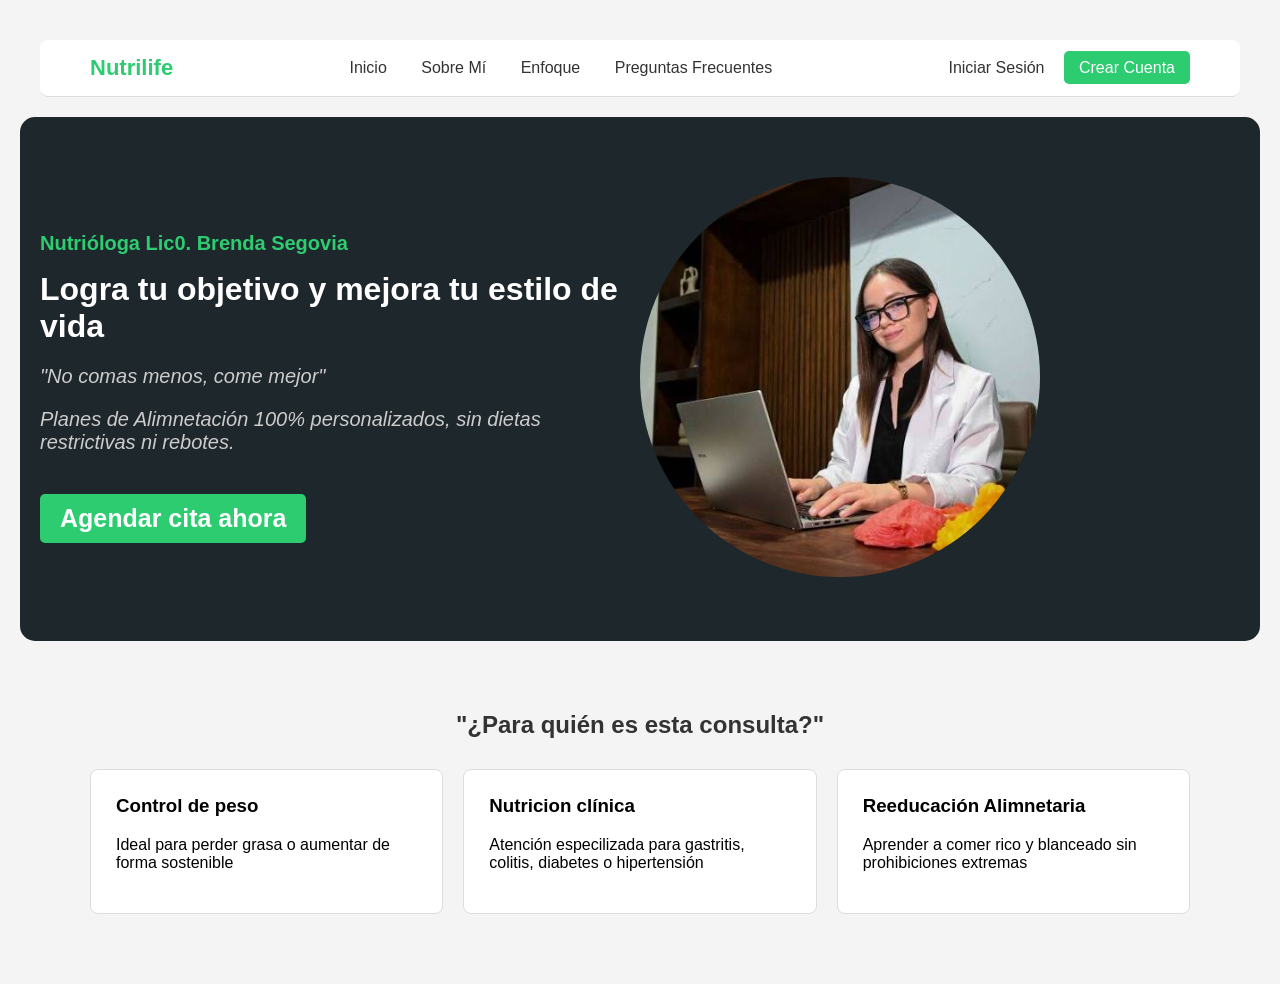
<file: index.html>
<!DOCTYPE html>
<html lang="en">
<head>
    <meta charset="UTF-8">
    <meta name="viewport" content="width=device-width, initial-scale=1.0">
    <title>NUTRILIFE-Lic. Brenda Segovia</title>
    <link rel="stylesheet" href="css/styles.css">
</head>
<body>
    <div id="navbar-placeholder"></div>

    <section class="hero">
        <div class="hero-texto">
        <h1>Nutrióloga Lic0. Brenda Segovia</h1>
        <h2>Logra tu objetivo y mejora tu estilo de vida</h2>
        <p>"No comas menos, come mejor"</p>
        <p>Planes de Alimnetación 100% personalizados, sin dietas restrictivas ni rebotes.</p>
        <a href="agendarCita.html" class="btn-agenda">Agendar cita ahora</a>
        </div>
<div class="hero-imagen">
    <img src="img/nutri.jpg" alt="Lic. Brenda Segovia">
</div>

    </section>

    <section class="seccion-columnas">
        <h2>"¿Para quién es esta consulta?"</h2>
        <div class="contenedor-flex">

            <div class="columna">
                <h3>Control de peso</h3>
                <p>Ideal para perder grasa o aumentar de forma sostenible </p>
            </div>

            <div class="columna">
                <h3>Nutricion clínica</h3>
                <p>Atención especilizada para gastritis, colitis, diabetes o hipertensión</p>
            </div>
            
            <div class="columna">
                <h3>Reeducación Alimnetaria</h3>
                <p>Aprender a comer rico y blanceado sin prohibiciones extremas</p>
            </div>
        </div>
    </section>

    <script src="js/script.js"></script>
</body>
</html>
</file>
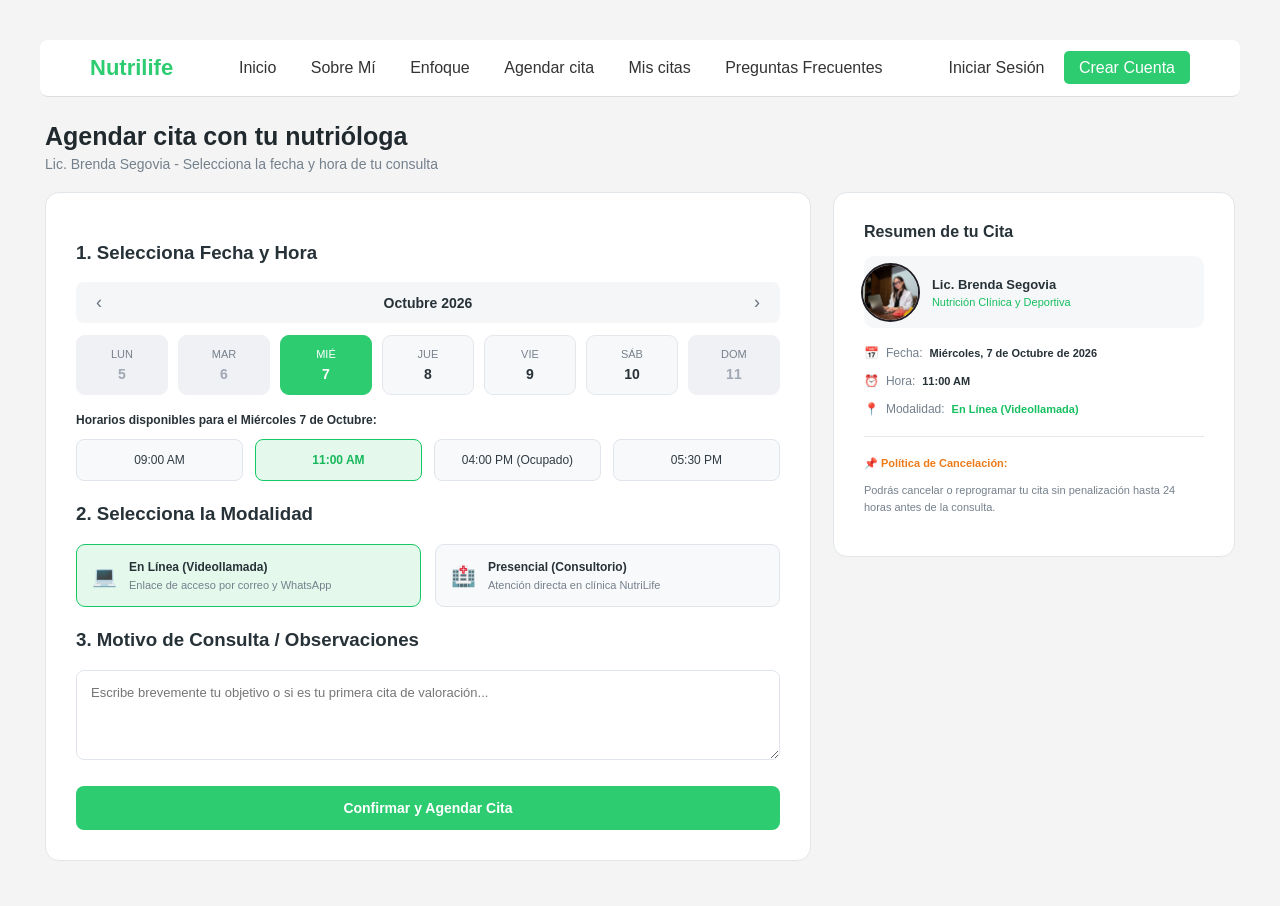
<file: agendarCita.html>
<!DOCTYPE html>
<html lang="en">
<head>
    <meta charset="UTF-8">
    <meta name="viewport" content="width=device-width, initial-scale=1.0">
    <title>Agendar cita</title>
    <link rel="stylesheet" href="css/styles.css">
</head>
<body>
    <!-- //ESTA ES LA BARRA DE NAVEGACIÓN -->
        <header class="navbar">
        <div class ="logo">Nutrilife </div>
        <nav>
            <a href="index.html">Inicio</a>
            <a href="#">Sobre Mí</a>
            <a href="#">Enfoque</a>
            <a href="#">Agendar cita</a>
            <a href="#">Mis citas</a>
            <a href="#">Preguntas Frecuentes</a>
        </nav>
        <div>
            <a href="#" class="btn-login">Iniciar Sesión</a>
            <a href="#"  class="btn-registro">Crear Cuenta</a>
        </div>
    </header>


<section class="contenedorCita">
    <p class="tituloCita">
        Agendar cita con tu nutrióloga
    </p>
    <p class="subtituloCita">
        Lic. Brenda Segovia - Selecciona la fecha y hora de tu consulta
    </p>
    <div class="contenidoCita">
        <!-- FORMULARIO DE LA IZQUIERDA -->
        <main class="form_Cita">
            <h3>1. Selecciona Fecha y Hora</h3>
            <div class="mesCalendario">
                <button type="button" class="flechaMes">&lsaquo;</button>
                <strong>Octubre 2026</strong>
                <button type="button" class="flechaMes">&rsaquo;</button>
            </div>
            <div class="diasCalendario">
                <button type="button" class="dia deshabilitado">
                    <span>LUN</span><strong>5</strong>
                </button>
                <button type="button" class="dia deshabilitado">
                    <span>MAR</span><strong>6</strong>
                </button>
                <button type="button" class="dia seleccionado">
                    <span>MIÉ</span><strong>7</strong>
                </button>
                <button type="button" class="dia">
                    <span>JUE</span><strong>8</strong>
                </button>
                <button type="button" class="dia">
                    <span>VIE</span><strong>9</strong>
                </button>
                <button type="button" class="dia">
                    <span>SÁB</span><strong>10</strong>
                </button>
                <button type="button" class="dia deshabilitado">
                    <span>DOM</span><strong>11</strong>
                </button>
            </div>
            <p class="etiquetaHorario">
                Horarios disponibles para el Miércoles 7 de Octubre:
            </p>
            <div class="horarios">
                <button type="button" class="hora">09:00 AM</button>
                <button type="button" class="hora seleccionado">
                    11:00 AM
                </button>
                <button type="button" class="hora deshabilitado">
                    04:00 PM (Ocupado)
                </button>
                <button type="button" class="hora">05:30 PM</button>
            </div>
            <h3>2. Selecciona la Modalidad</h3>
            <div class="modalidades">
                <button type="button" class="modalidad seleccionado">
                    <span class="iconoModalidad">💻</span>
                    <span>
                        <strong>En Línea (Videollamada)</strong>
                        <small>Enlace de acceso por correo y WhatsApp</small>
                    </span>
                </button>

                <button type="button" class="modalidad">
                    <span class="iconoModalidad">🏥</span>
                    <span>
                        <strong>Presencial (Consultorio)</strong>
                        <small>Atención directa en clínica NutriLife</small>
                    </span>
                </button>

            </div>

            <h3>3. Motivo de Consulta / Observaciones</h3>

            <textarea
                class="observaciones"
                placeholder="Escribe brevemente tu objetivo o si es tu primera cita de valoración..."
            ></textarea>

            <button type="button" class="btnConfirmar">
                Confirmar y Agendar Cita
            </button>

        </main>

        <!-- RESUMEN DE LA DERECHA -->
        <aside class="resumenCita">

            <h3>Resumen de tu Cita</h3>

            <div class="perfilNutriologa">
                <div class="avatarNutriologa">
                    <img src="img/nutri.jpg" alt="Lic. Brenda Segovia" class="avarNutri">
                </div>
                <div>
                    <strong>Lic. Brenda Segovia</strong>
                    <span>Nutrición Clínica y Deportiva</span>
                </div>
            </div>

            <div class="detalleCita">
                <p>📅 <span>Fecha:</span>
                    <strong>Miércoles, 7 de Octubre de 2026</strong>
                </p>

                <p>⏰ <span>Hora:</span>
                    <strong>11:00 AM</strong>
                </p>

                <p>📍 <span>Modalidad:</span>
                    <strong class="textoVerde">En Línea (Videollamada)</strong>
                </p>
            </div>

            <div class="politicaCancelacion">
                <strong>📌 Política de Cancelación:</strong>
                <p>
                    Podrás cancelar o reprogramar tu cita sin penalización
                    hasta 24 horas antes de la consulta.
                </p>
            </div>
        </aside>
    </div>
</section>
</body>
</html>
</file>
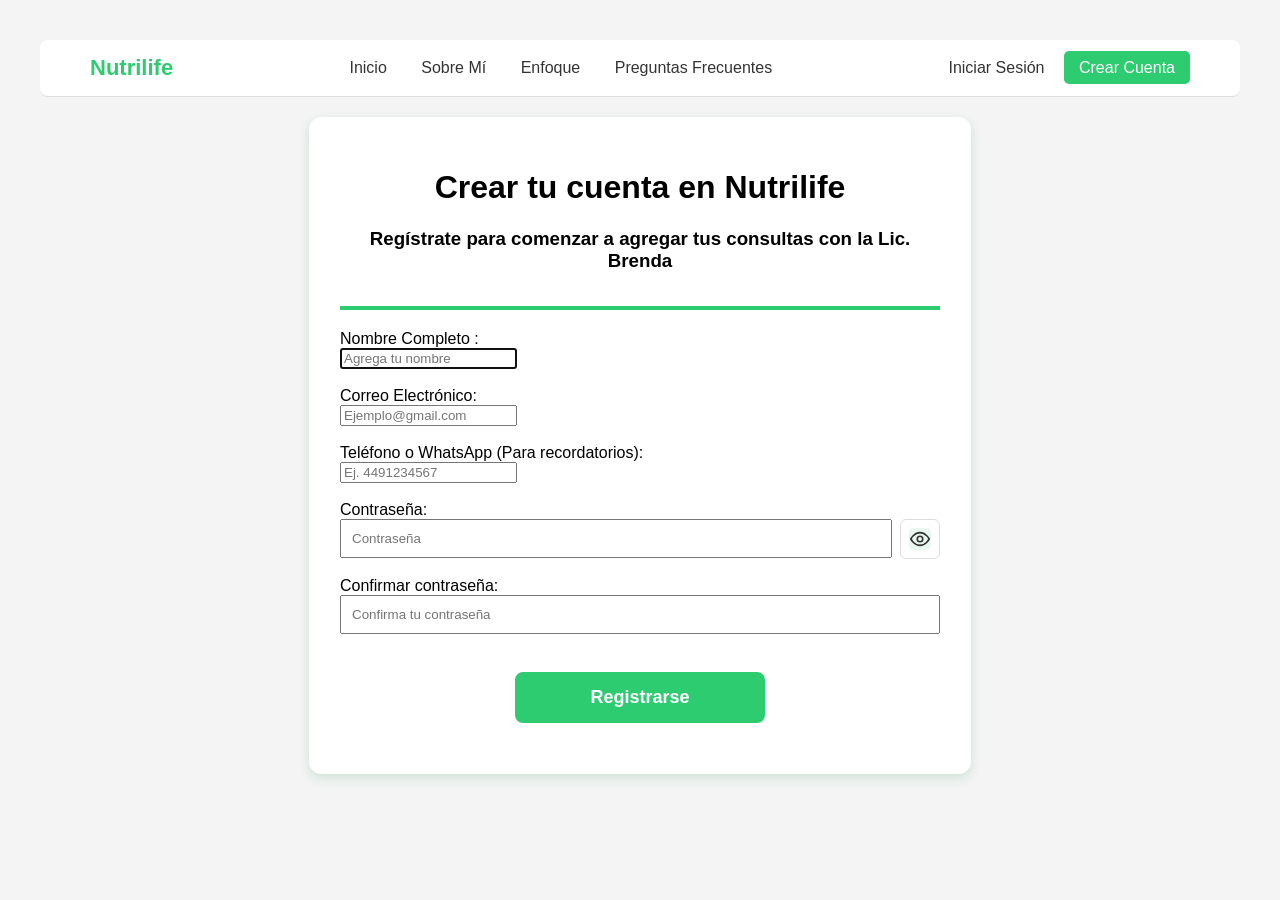
<file: crear_cuenta.html>
<!DOCTYPE html>
<html lang="en">
<head>
    <meta charset="UTF-8">
    <meta name="viewport" content="width=device-width, initial-scale=1.0">
    <title>Crear cuenta Nutrilife</title>
    <link rel="stylesheet" href="css/styles.css">
</head>
<body>
    <header class="navbar">
        <div class ="logo">Nutrilife </div>
        <nav>
            <a href="index.html">Inicio</a>
            <a href="#">Sobre Mí</a>
            <a href="#">Enfoque</a>
            <a href="#">Preguntas Frecuentes</a>
        </nav>
        <div>
            <a href="#" class="btn-login">Iniciar Sesión</a>
            <a href="#"  class="btn-registro">Crear Cuenta</a>
        </div>
    </header>

    <main class="form_CrearCuenta">
        <!-- ENCABEZADO -->
        <header class="encabezado">
            <h1>Crear tu cuenta en Nutrilife</h1>
            <h3>Regístrate para comenzar a agregar tus consultas con la Lic. Brenda</h3>
        </header>

        <!-- FORMULARIO PARA CREAR LA CUENTA -->
        <form action="" method="get">
            
            <!-- CAMPO NOMBRE COMPLETO -->
            <label for="Nombre">Nombre Completo :</label>
            <br>
            <input type="text" name="Nombre" id="Nombre" 
                placeholder="Agrega tu nombre" 
                required autofocus 
                oninput="this.value=this.value.replace(/[^a-zA-ZáéíóúÁÉÍÓÚüÜñÑ\s]/g, '').toUpperCase()"> 
                <!-- ↑↑↑ valida caracteres valios y convierte las letras de minuscula a mayuscula, respetando acentos -->
            <br>
            <br>
            
            <!-- CAMPO CORRERO ELECTRONICO -->
            <label for="Correo">Correo Electrónico:</label>
            <br>
            <input type="email" name="Correo" id="Correo" 
                placeholder="Ejemplo@gmail.com" 
                required>
            <br>
            <br>

            <!-- CAMPO TELEFONO -->
            <label for="telefono">Teléfono o WhatsApp (Para recordatorios):</label>
            <br>
            <input type="tel" id="telefono" name="telefono" 
                placeholder="Ej. 4491234567"
                minlength="-10" 
                maxlength="10"
                pattern="[0-9]{10}"
                required
                oninput="this.value=this.value.replace(/[^0-9]/g, '')">
            <!-- ↑↑↑↑ valida los caracteres que entran y los "elimina" si no coinciden con el rango establecido -->
            <br>
            <br>
            
            <!-- CAMPO CONTRASEÑA -->
            <label for="contrasena">Contraseña:</label>
            <br>
            <div class="campo-contrasena">
                <input type="password" id="contrasena"
                name="contrasena"
                placeholder="Contraseña">

            <button type="button" id="btnOjo"
                aria-label="Mostrar contraseñas">
                <svg id="iconoOjo" class="icono"
                    viewBox="0 0 24 24" aria-hidden="true">
                    <path id="dibujoOjo"
                    d="M2 12s3.6-7 10-7 10 7 10 7-3.6 7-10 7S2 12 2 12z"/>
                    <circle id="pupila" cx="12" cy="12" r="3"/>
                </svg>
            </button>
            </div>
            <br>

            <!-- CAMPO CONFIRMAR CONTRASEÑA -->
            <label for="confirmarContrasena">Confirmar contraseña:</label>
            <br>
            <div class="campo-confirmarContrasena">
                <input type="password" id="confirmarContrasena"
                name="confirmarContrasena"
                placeholder="Confirma tu contraseña">
            </div>
            <br>

            <!-- BOTON ENVIAR -->
            <button type="submit" class="botonRegistrarse"> Registrarse</button>

<script src="js/script.js"></script>
</body>
</html>
</file>
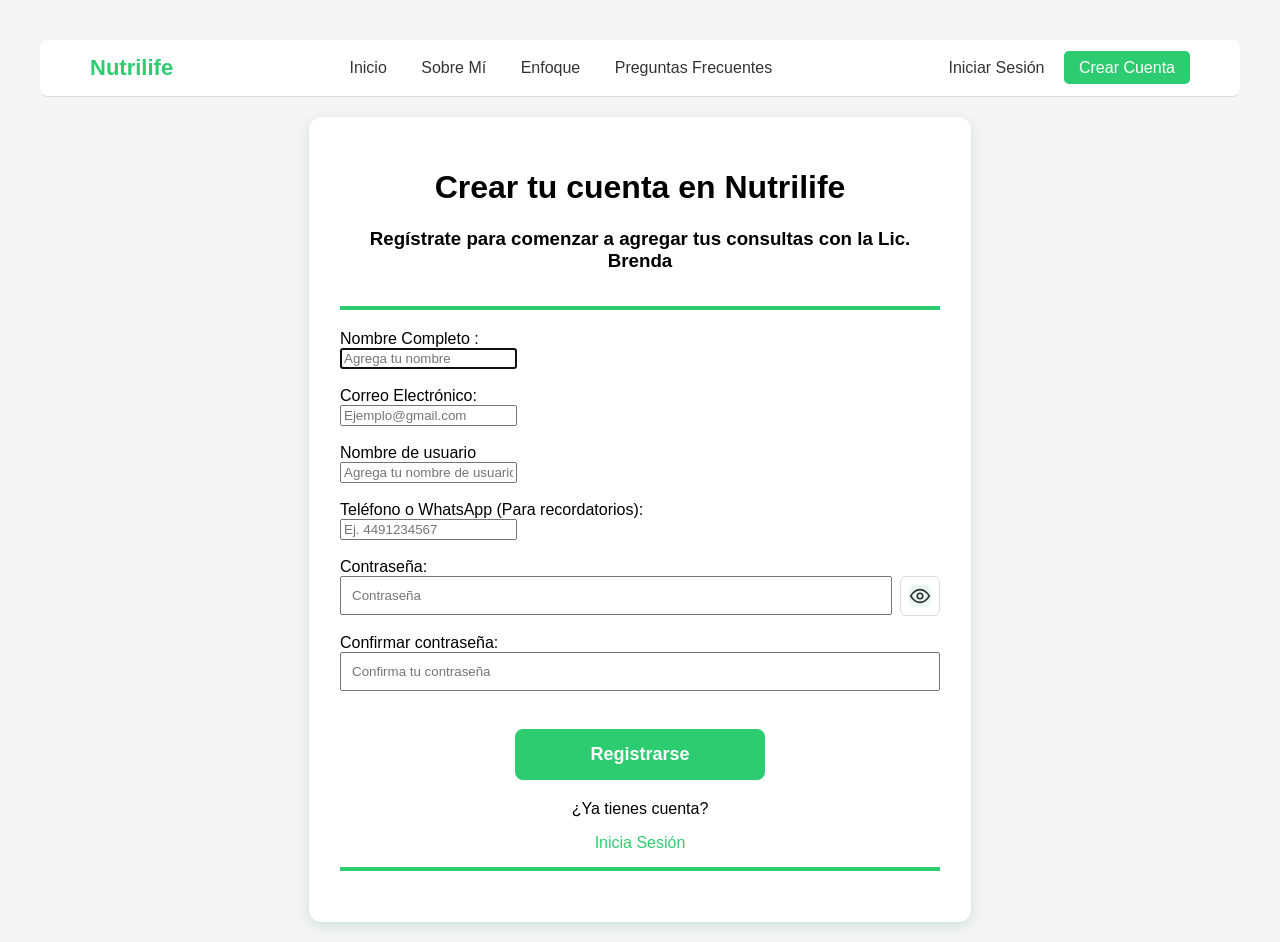
<file: crearCuenta.html>
<!DOCTYPE html>
<html lang="en">
<head>
    <meta charset="UTF-8">
    <meta name="viewport" content="width=device-width, initial-scale=1.0">
    <title>Crear cuenta Nutrilife</title>
    <link rel="stylesheet" href="css/styles.css">
</head>
<body>
    <!-- //ESTA ES LA BARRA DE NAVEGACIÓN -->

    <div id="navbar-placeholder"></div>

    <!-- SECCION PARA CREAR CUENTA -->
    <main class="form_CrearCuenta">
        <!-- ENCABEZADO -->
        <header class="encabezado">
            <h1>Crear tu cuenta en Nutrilife</h1>
            <h3>Regístrate para comenzar a agregar tus consultas con la Lic. Brenda</h3>
        </header>

        <!-- FORMULARIO PARA CREAR LA CUENTA -->
        <form action="" method="get">
            
            <!-- CAMPO NOMBRE COMPLETO -->
            <label for="Nombre">Nombre Completo :</label>
            <br>
            <input type="text" name="Nombre" id="Nombre" 
                placeholder="Agrega tu nombre" 
                required autofocus 
                oninput="this.value=this.value.replace(/[^a-zA-ZáéíóúÁÉÍÓÚüÜñÑ\s]/g, '').toUpperCase()"> 
                <!-- ↑↑↑ valida caracteres valios y convierte las letras de minuscula a mayuscula, respetando acentos -->
            <br>
            <br>
            
            <!-- CAMPO CORRERO ELECTRONICO -->
            <label for="Correo">Correo Electrónico:</label>
            <br>
            <input type="email" name="Correo" id="Correo" 
                placeholder="Ejemplo@gmail.com" 
                required>
            <br>
            <br>


            <!-- CAMPO NOMBRE DE USUARIO -->
            <label for="NombreUsuario">Nombre de usuario</label>
            <br>
            <input type="text" name="NombreUsuario" id="NombreUsuario"
            placeholder="Agrega tu nombre de usuario"
            required>
            <br>
            <br>

            
            <!-- CAMPO TELEFONO -->
            <label for="telefono">Teléfono o WhatsApp (Para recordatorios):</label>
            <br>
            <input type="tel" id="telefono" name="telefono" 
                placeholder="Ej. 4491234567"
                minlength="-10" 
                maxlength="10"
                pattern="[0-9]{10}"
                required
                oninput="this.value=this.value.replace(/[^0-9]/g, '')">
            <!-- ↑↑↑↑ valida los caracteres que entran y los "elimina" si no coinciden con el rango establecido -->
            <br>
            <br>
            
            <!-- CAMPO CONTRASEÑA -->
            <label for="contrasena">Contraseña:</label>
            <br>
            <div class="campo-contrasena">
                <input type="password" id="contrasena"
                name="contrasena"
                placeholder="Contraseña">

            <button type="button" id="btnOjo"
                aria-label="Mostrar contraseñas">
                <svg id="iconoOjo" class="icono"
                    viewBox="0 0 24 24" aria-hidden="true">
                    <path id="dibujoOjo"
                    d="M2 12s3.6-7 10-7 10 7 10 7-3.6 7-10 7S2 12 2 12z"/>
                    <circle id="pupila" cx="12" cy="12" r="3"/>
                </svg>
            </button>
            </div>
            <br>

            <!-- CAMPO CONFIRMAR CONTRASEÑA -->
            <label for="confirmarContrasena">Confirmar contraseña:</label>
            <br>
            <div class="campo-confirmarContrasena">
                <input type="password" id="confirmarContrasena"
                name="confirmarContrasena"
                placeholder="Confirma tu contraseña">
            </div>
            <br>

            <!-- BOTON ENVIAR -->
            <button type="submit" class="botonRegistrarse"> Registrarse</button>

            <div class="pregunta">
                <p>
                ¿Ya tienes cuenta? 
                </p>
                <a href="crearCuenta.html">Inicia Sesión</a>
            </div>
<script src="js/script.js"></script>
</body>
</html>
</file>
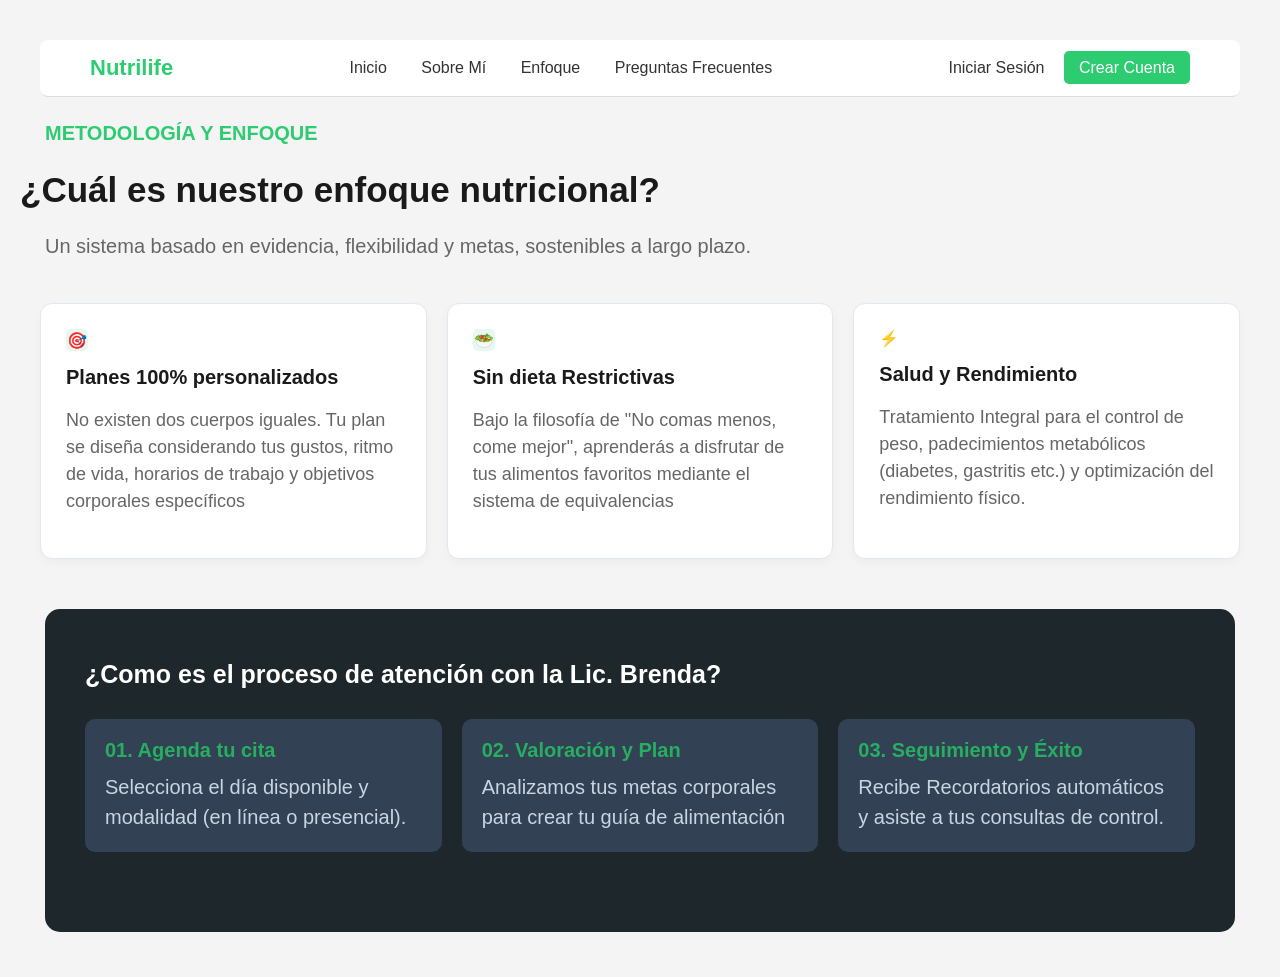
<file: EnfoqueNutricional.html>
<!DOCTYPE html>
<html lang="en">
<head>
    <meta charset="UTF-8">
    <meta name="viewport" content="width=device-width, initial-scale=1.0">
    <title>Enfoque Nutricional-Nutrilife</title>
    <link rel="stylesheet" href="css/styles.css">
</head>
<body>

    <div id="navbar-placeholder"></div>
    <section class="contenedor-enfoque">
        <p class="subtitulo-metodologia"> METODOLOGÍA Y ENFOQUE</p>
        <h1 class="titulo-principal">¿Cuál es nuestro enfoque nutricional?</h1>
        <p class="descripcion">Un sistema basado en evidencia, flexibilidad y metas, sostenibles a largo plazo.</p>

        <!-- TARJETAS DE CONTENIDO BLANCAS-->
        <table class="tabla-tarjetas">
            <tr>
                <td class="tarjeta-blanca">
                    <div class="icono icono-rojo">🎯</div>
                    <h3>Planes 100% personalizados</h3>
                    <p>No existen dos cuerpos iguales. Tu plan se diseña considerando tus gustos, ritmo de vida, horarios de trabajo y objetivos corporales específicos</p>
                </td>
                <td class="tarjeta-blanca">
                    <div class="icono icono-rojo">🥗</div>
                    <h3>Sin dieta Restrictivas</h3>
                    <p>Bajo la filosofía de "No comas menos, come mejor", aprenderás a disfrutar de tus alimentos favoritos mediante el sistema de equivalencias</p>
                </td>
                <td class="tarjeta-blanca">
                    <div class="icoco icono-rojo">⚡</div>
                    <h3>Salud y Rendimiento</h3>
                    <p>Tratamiento Integral para el control de peso, padecimientos metabólicos (diabetes, gastritis etc.) y optimización del rendimiento físico.</p>
                </td>
            </tr>
        </table>

        <!-- TARJETAS DE CONTENIDO NEGRAS -->
        <div class="banner-oscuro">
            <h2>¿Como es el proceso de atención con la Lic. Brenda?</h2>
            <table class="tabla-tarjetas">
            <tr>
                <td class="tarjeta-oscura">
                    <h3 class="paso paso-uno">01. Agenda tu cita</h3>
                    <p>Selecciona el día disponible y modalidad (en línea o presencial).</p>
                </td>

                <td class="tarjeta-oscura">
                    <h3 class="paso paso-dos">02. Valoración y Plan</h3>
                    <p>Analizamos tus metas corporales para crear tu guía de alimentación</p>
                </td>

                <td class="tarjeta-oscura">
                    <h3 class="paso paso-tres">03. Seguimiento y Éxito</h3>
                    <p>Recibe Recordatorios automáticos y asiste a tus consultas de control.</p>
                </td>
            </tr>
            </table>
        </div>
    </section>
    
    <script src="js/script.js"></script>
</body>
</html>
</file>
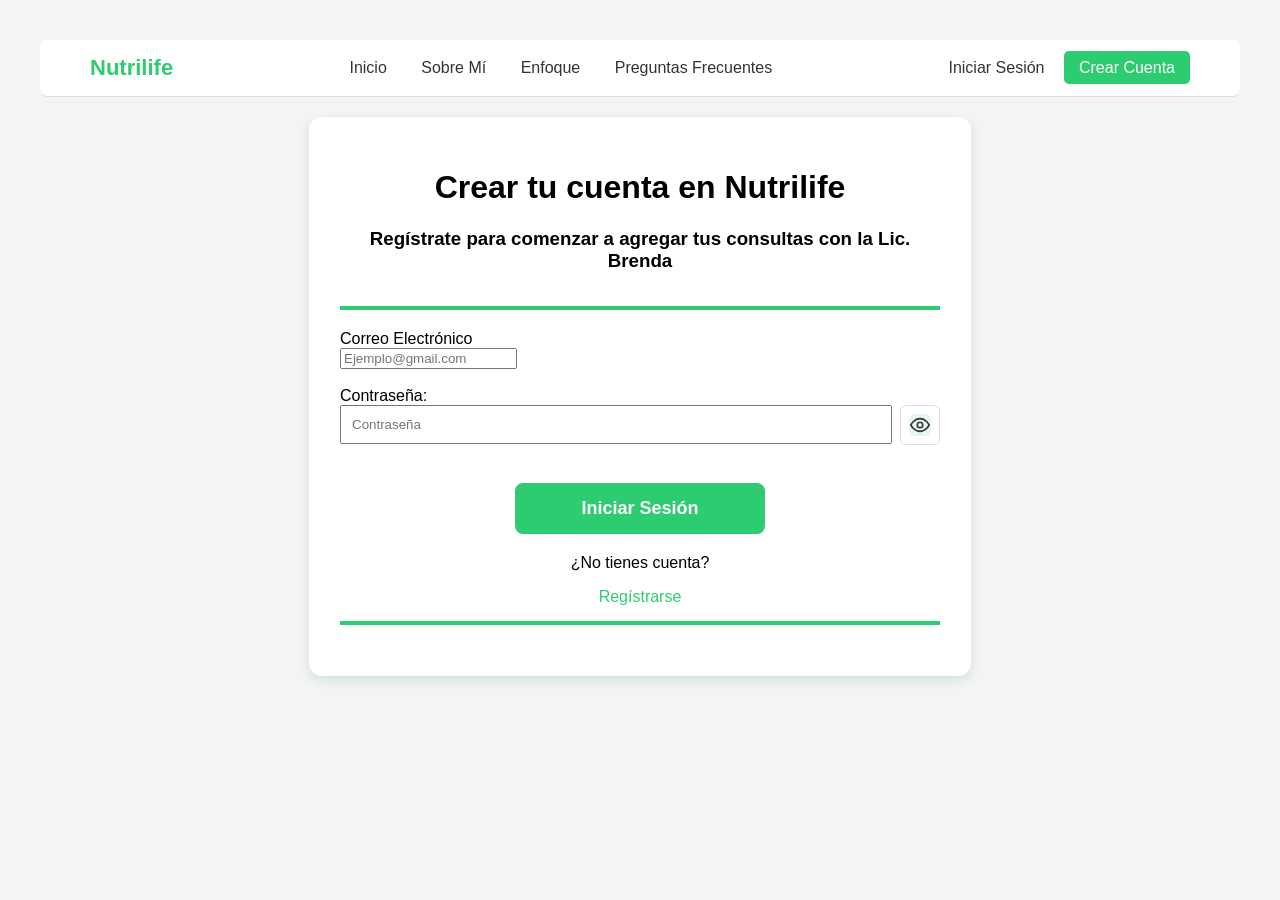
<file: iniciarSesion.html>
<!DOCTYPE html>
<html lang="en">
<head>
    <meta charset="UTF-8">
    <meta name="viewport" content="width=device-width, initial-scale=1.0">
    <title>Iniciar Sesión</title>
    <link rel="stylesheet" href="css/styles.css">
</head>
<body>
    <!-- //ESTA ES LA BARRA DE NAVEGACIÓN -->

    <div id="navbar-placeholder"></div>

    <!-- SECCION PARA CREAR CUENTA -->
    <main class="form_CrearCuenta">
        <!-- ENCABEZADO -->
        <header class="encabezado">
            <h1>Crear tu cuenta en Nutrilife</h1>
            <h3>Regístrate para comenzar a agregar tus consultas con la Lic. Brenda</h3>
        </header>

        <!-- FORMULARIO PARA CREAR LA CUENTA -->
        <form action="" method="get">
            
            <!-- CAMPO CORRERO ELECTRONICO -->
            <label for="Correo">Correo Electrónico</label>
            <br>
            <input type="email" name="Correo" id="Correo" 
                placeholder="Ejemplo@gmail.com" 
                required>
            <br>
            <br>
            
            <!-- CAMPO CONTRASEÑA -->
            <label for="contrasena">Contraseña:</label>
            <br>
            <div class="campo-contrasena">
                <input type="password" id="contrasena"
                name="contrasena"
                placeholder="Contraseña">

            <button type="button" id="btnOjo"
                aria-label="Mostrar contraseñas">
                <svg id="iconoOjo" class="icono"
                    viewBox="0 0 24 24" aria-hidden="true">
                    <path id="dibujoOjo"
                    d="M2 12s3.6-7 10-7 10 7 10 7-3.6 7-10 7S2 12 2 12z"/>
                    <circle id="pupila" cx="12" cy="12" r="3"/>
                </svg>
            </button>
            </div>
            <br>
            <!-- BOTON ENVIAR -->
            <button type="submit" class="botonRegistrarse"> Iniciar Sesión</button>
            
            <div class="pregunta">
                <p>
                ¿No tienes cuenta? 
                </p>
                <a href="crearCuenta.html">Regístrarse</a>
            </div>
<script src="js/script.js"></script>
</body>
</html>
</file>
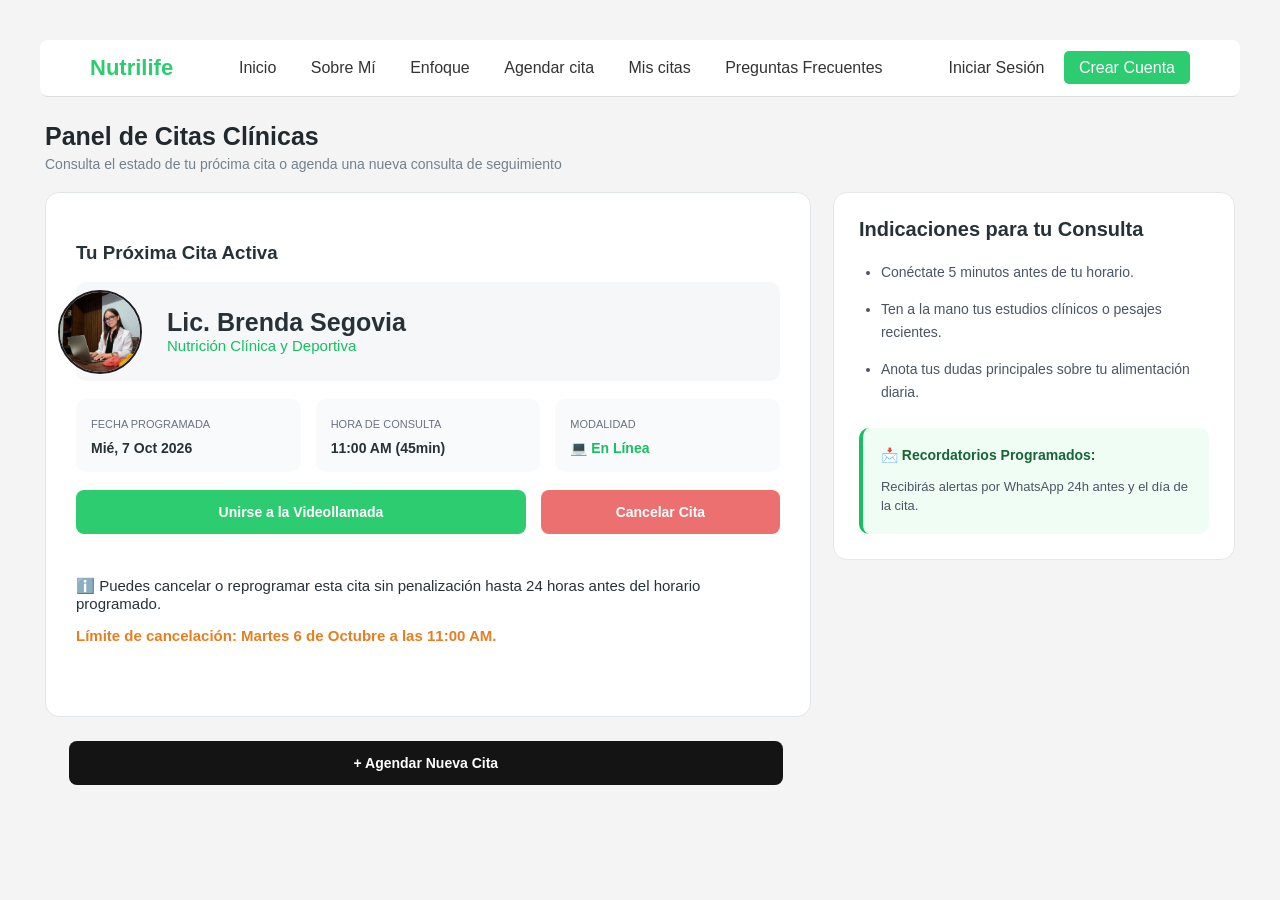
<file: misCitas.html>
<!DOCTYPE html>
<html lang="en">
<head>
    <meta charset="UTF-8">
    <meta name="viewport" content="width=device-width, initial-scale=1.0">
    <title>MisCistas</title>
    <link rel="stylesheet" href="css/styles.css">
</head>
<body>
     <!-- //ESTA ES LA BARRA DE NAVEGACIÓN -->
        <header class="navbar">
        <div class ="logo">Nutrilife </div>
        <nav>
            <a href="index.html">Inicio</a>
            <a href="#">Sobre Mí</a>
            <a href="#">Enfoque</a>
            <a href="#">Agendar cita</a>
            <a href="#">Mis citas</a>
            <a href="#">Preguntas Frecuentes</a>
        </nav>
        <div>
            <a href="#" class="btn-login">Iniciar Sesión</a>
            <a href="#"  class="btn-registro">Crear Cuenta</a>
        </div>
    </header>

    <section class="contenedorCita">
    <p class="tituloCita">
        Panel de Citas Clínicas
    </p>
    <p class="subtituloCita">
        Consulta el estado de tu prócima cita o agenda una nueva consulta de seguimiento
    </p>
    <div class="contenidoCita">
    <!-- PANEL DE LA IZQUIERDA -->
        <main class="form_Cita">
            <h3>Tu Próxima Cita Activa</h3>
            <div class="nutrioloCita">
                <div class="avatarNutriologa">
                    <img src="img/nutri.jpg" alt="Lic. Brenda Segovia" class="avarNutri">
                </div>
                <div>
                    <b>Lic. Brenda Segovia</b>
                    <br>
                    <span>Nutrición Clínica y Deportiva</span>
                </div>
            </div>
            
            <div class="datosCita">
                <div class="infoCita">
                    <span>FECHA PROGRAMADA</span>
                    <br>
                    <b>Mié, 7 Oct 2026</b>
                </div>
                <div class="infoCita">
                    <span>HORA DE CONSULTA</span>
                    <br>
                    <b>11:00 AM (45min)</b>
                </div>
                <div class="infoCita">
                    <span>MODALIDAD</span>
                    <br>
                    <strong>💻 En Línea</strong>
                </div>
            </div>
            <div class="btnMisCitas">
                <button class="btnUnirseVideollamada"> Unirse a la Videollamada</button>
                <button class="btnCancelarCita"> Cancelar Cita</button>
            </div>

            <div class="advertenciaCancelacion">
                <p>
                    ℹ️ Puedes cancelar o reprogramar esta cita sin penalización hasta 24 horas antes del horario programado.
                </p>
                <b>Límite de cancelación: Martes 6 de Octubre a las 11:00 AM.</b>
            </div>
        </main>

        
        <!-- SEGUNDO PANEL: INDICACIONES -->
        <aside class="panelIndicaciones">

            <h3>Indicaciones para tu Consulta</h3>

            <ul>
                <li>Conéctate 5 minutos antes de tu horario.</li>
                <li>Ten a la mano tus estudios clínicos o pesajes recientes.</li>
                <li>Anota tus dudas principales sobre tu alimentación diaria.</li>
            </ul>

            <div class="recordatorios">
                <strong>📩 Recordatorios Programados:</strong>
                <p>
                    Recibirás alertas por WhatsApp 24h antes y el día de la cita.
                </p>
            </div>

            </aside>
    </div>       
    <button class="btnAgendarNuevaCita">
        + Agendar Nueva Cita
    </button>

</body>
</html>
</file>
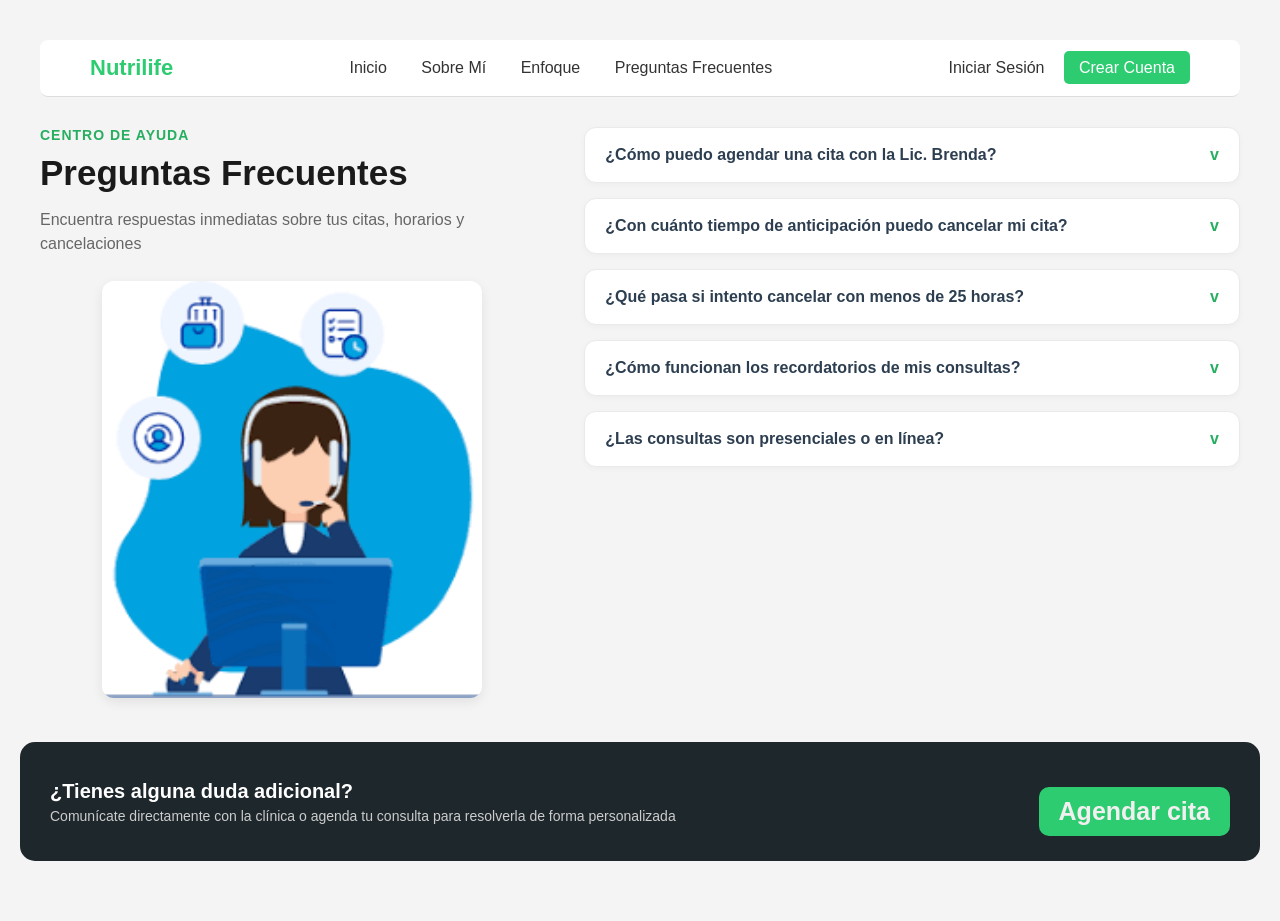
<file: preguntasfrecuentes.html>
<!DOCTYPE html>
<html lang="en">
<head>
    <meta charset="UTF-8">
    <meta name="viewport" content="width=device-width, initial-scale=1.0">
    <title>Preguntas Frecuentes - Nutrilife</title>
    <link rel="stylesheet" href="css/styles.css">
</head>
<body>

    <div id="navbar-placeholder"></div>

    <!-- Contenedor general en dos columnas para aprovechar el espacio -->
    <div class="faq-layout-principal">

        <!-- COLUMNA IZQUIERDA: Títulos, Descripción e Ilustración -->
        <div class="columna-izquierda">
            <section class="contenedor-preguntas">
                <p class="subtitulo-centro">CENTRO DE AYUDA</p>
                <h1 class="titulo-principal">Preguntas Frecuentes</h1>
                <p class="descripcion1">Encuentra respuestas inmediatas sobre tus citas, horarios y cancelaciones</p>
            </section>

            <!-- Imagen ilustrativa sugerida por la maestra para aprovechar el espacio -->
            <div class="imagen-ilustrativa">
                <img src="img/ayuda.png" alt="Soporte Nutrilife">
            </div>
        </div>

        <!-- COLUMNA DERECHA: Las preguntas desplegables más compactas -->
        <div class="columna-derecha">

            <div class="contenedor-faq" onclick="toggleFaq(this)">
                <div class="faq-header">
                    <h3>¿Cómo puedo agendar una cita con la Lic. Brenda?</h3> 
                    <span class="flecha">v</span>
                </div>
                <div class="faq-content">   
                    <p>Solo necesitas crear una cuenta de paciente, seleccionar el apartado de agendar cita, elegir la fecha, el horario disponible y la modalidad de tu preferencia (en línea o presencial). El sistema bloqueará tu espacio en automático.</p>
                </div>
            </div>

            <div class="contenedor-faq" onclick="toggleFaq(this)">
                <div class="faq-header">
                    <h3>¿Con cuánto tiempo de anticipación puedo cancelar mi cita?</h3>
                    <span class="flecha">v</span>
                </div>
                <div class="faq-content">
                    <p>Puedes cancelar o reprogramar tu cita con al menos 24 horas de anticipación desde tu panel de paciente.</p>
                </div>
            </div>

            <div class="contenedor-faq" onclick="toggleFaq(this)">
                <div class="faq-header">
                    <h3>¿Qué pasa si intento cancelar con menos de 25 horas?</h3>
                    <span class="flecha">v</span>
                </div>
                <div class="faq-content"> 
                    <p>Las cancelaciones realizadas fuera de tiempo se considerarán como cita efectuada y no podrán ser reembolsadas ni reagendadas sin costo.</p>
                </div>
            </div>

            <div class="contenedor-faq" onclick="toggleFaq(this)">
                <div class="faq-header">
                    <h3>¿Cómo funcionan los recordatorios de mis consultas?</h3>
                    <span class="flecha">v</span>
                </div>
                <div class="faq-content"> 
                    <p>El sistema te enviará una notificación automática y un correo electrónico 24 horas antes y 1 hora antes de tu consulta programada.</p>
                </div>
            </div>

            <div class="contenedor-faq" onclick="toggleFaq(this)">
                <div class="faq-header">
                    <h3>¿Las consultas son presenciales o en línea?</h3>
                    <span class="flecha">v</span>
                </div>
                <div class="faq-content"> 
                    <p>Ofrecemos ambas modalidades para adaptarnos a tus necesidades. Puedes elegir presencial en el consultorio o virtual mediante videollamada.</p>
                </div>
            </div>

        </div>

    </div>

    <!-- Banner inferior de duda adicional (Abarca todo el ancho abajo) -->
    <div class="banner-negro">
        <div> 
            <h3>¿Tienes alguna duda adicional?</h3>
            <p>Comunícate directamente con la clínica o agenda tu consulta para resolverla de forma personalizada</p>
        </div>
         <a href="agendarCita.html" class="boton-Agendar">Agendar cita</a>
       
    <script src="js/script.js"></script>
</body>
</html>
</file>
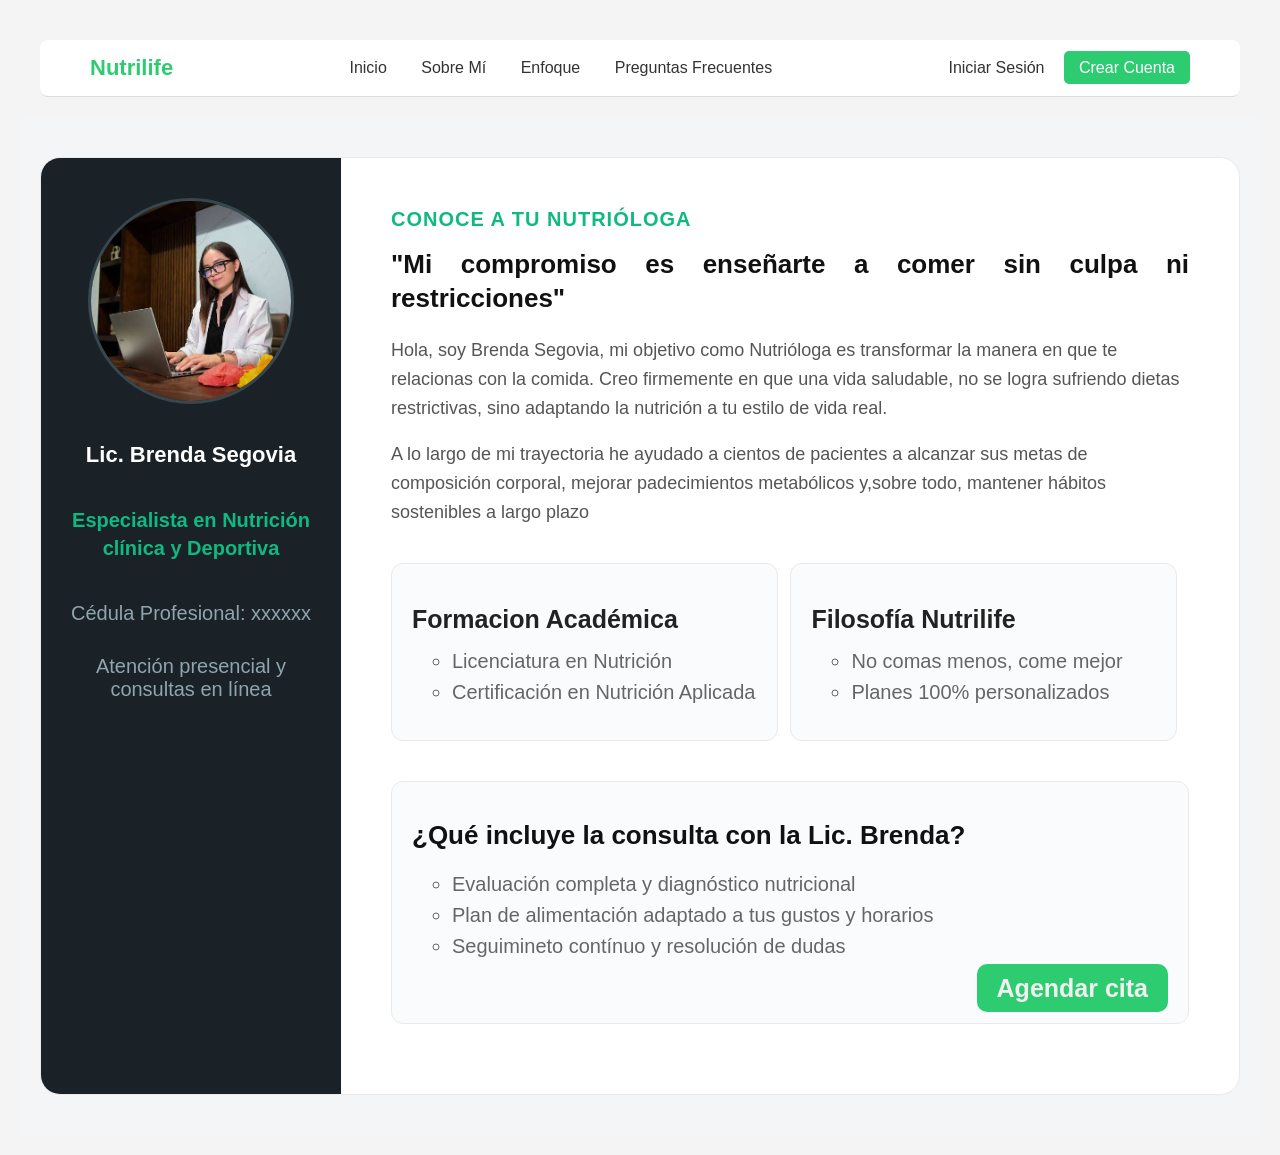
<file: sobremi.html>
<!DOCTYPE html>
<html lang="en">
<head>
    <meta charset="UTF-8">
    <meta name="viewport" content="width=device-width, initial-scale=1.0">
    <title>Sobre Mí- Nutrilife</title>
    <link rel="stylesheet" href="css/styles.css">
</head>
<body>
      
    <div id="navbar-placeholder"></div>
<!-- Esta es la parte donde va todo el texto -->
    <main class="main-container">
        <div class="profile-card">
        <div class="foto-perfil">
        <img src="img/nutri.jpg" alt="">
        <h2>Lic. Brenda Segovia</h2>
        <p class="especialidad">Especialista en Nutrición clínica y Deportiva</p>
        <p class="cedula">Cédula Profesional: xxxxxx</p>
        <p class="consultas">Atención presencial y consultas en línea</p>
        </div>

        <!-- TEXTO DE LADO DERECHO -->
        <div class="contenido-perfil">
            <span class="conocer">CONOCE A TU NUTRIÓLOGA</span>
            <h1>"Mi compromiso es enseñarte a comer sin culpa ni restricciones"</h1>
            <p class="biotext">Hola, soy Brenda Segovia, mi objetivo como Nutrióloga es transformar la manera en que te relacionas con la comida. Creo firmemente en que una vida saludable, no se logra sufriendo dietas restrictivas, sino adaptando la nutrición a tu estilo de vida real.</p>
            <p class="biotext">A lo largo de mi trayectoria he ayudado a cientos de pacientes a alcanzar sus metas de composición corporal, mejorar padecimientos metabólicos y,sobre todo, mantener hábitos sostenibles a largo plazo</p>


            <div class="cajas-informacion caja-mitad">
                <h2> Formacion Académica</h2>
                <ul>
                    <li>Licenciatura en Nutrición</li>
                    <li>Certificación en Nutrición Aplicada</li>
                </ul>
            </div>
            <div class="cajas-informacion caja-mitad">
                <h2>Filosofía Nutrilife</h2>
                <ul>
                    <li>No comas menos, come mejor</li>
                    <li>Planes 100% personalizados</li>
                </ul>
            </div>
            <div class="cajas-informacion">
                <h1>¿Qué incluye la consulta con la Lic. Brenda?</h1>
                <ul>
                    <li>Evaluación completa y diagnóstico nutricional</li>
                    <li>Plan de alimentación adaptado a tus gustos y horarios</li>
                    <li>Seguimineto contínuo y resolución de dudas</li>
                </ul>

                <div style="text-align: right;">
                <a href="agendarCita.html" class="boton-Agendar">Agendar cita</a>
                </div>
            </div>
        </div>
    </main>
    <script src="js/script.js"></script>
</body>
</html>
</file>
<file: css/styles.css>
@import url("./responsive.css");

body{
font-family: Arial, Helvetica, sans-serif;
margin: 5px;
padding: 15px;
background-color: #f4f4f4;
}

    /*********************************************FARY**********************************************************************/
/* Este es el estilo de la barrita de navegación */
.navbar{
    display: flex;
    justify-content: space-between;
    align-items: center;
    background-color: #ffffff;
    padding: 15px 50px;
    border-radius: 8px;
    border-bottom: 1px solid #ddd;
    margin: 20px;
}

.logo {
font-size: 22px;
font-weight: bold;
color: #2ECC71;
}

/* Este es el estilo de las opciones inicio de sesio, sobremi, enfoque y preguntas frecuentes */
.navbar nav a{
    text-decoration: none;
    color: #333;
    margin: 0 15px;
}
/* este es el boton de inicio de sesion en la barra de navegacion */
.btn-login{
    text-decoration: none;
    color: #333;
    margin-right: 15px;
}
/* este es el boton de crear cuenta en la barra de navegacion */
.btn-registro{
    text-decoration: none;
    background-color: #2ECC71;
    color: white;
    padding: 8px 15px;
    border-radius: 5px;
}
.hero{
    background-color: #1e272c;
    color: white;
    text-align: center;
    padding: 60px 20px;
    display: flex;
    justify-content: space-between;
    align-items: center;
    border-radius: 15px;
}
.hero-texto{
    flex: 1;
    text-align: left;
}
.hero-imagen{
float: 1;
text-align: center;
 margin-right:200px; /*para mover la imagen hacia la izquierda */
}
.hero-imagen img{
    width: 400px;
    height: 400px;
    border-radius: 50%;
    object-fit: cover;     /*para que la imagen no se deforme*/
}
.hero h1{
    color: #2ECC71;
    font-size: 20px;
    text-align: left;
}
.hero h2{
    font-size: 32px;
    margin: 10px 0;
    text-align: left;
}
.hero p{
    font-size: 20px;
    font-style: italic;
    color: #ccc;
    text-align: left;
}
.btn-agenda{
    display: inline-block;
    margin-top: 20px;
    font-size: 25px;
    text-decoration: none;
    background-color: #2ECC71;
    color: white;
    padding: 10px 20px;
    border-radius: 5px;
    font-weight: bold;
}

.seccion-columnas{
    padding: 50px 20px;
    text-align: center;
}
.seccion-columnas h2{
    margin-bottom: 30px;
    color: #333;

}
.contenedor-flex{
    display: flex;
    justify-content: center;
    gap: 20px;
    max-width: 1100px;
    margin:  0 auto;
    border-color: #1e272c;
}
.columna{
    background-color: white;
    padding: 25px;
    border-radius: 8px;
    border: 1px solid #ddd;
    flex: 1;
    text-align: left;
}
.columna h3{
        color: black;
        margin-top: 0;
}

    /* AQUI ESTA EL ESTILO DE LA INTERFAZ "SOBRE MI" */
    .main-container{
        padding: 40px 20px;
        display: flex;
        justify-content: center;
        background-color: #f4f5f7;
    }
    .profile-card{
        background-color: white;
        width: 100%;
        max-width: 2100px;
        border-radius: 20px;
        box-shadow: 0 10px 30px rgba(0, 0,0, 0);
        display: grid;
        grid-template-columns: 300px 1fr;
        overflow: hidden;
        border: 1px solid #eaeaea;
    }
    /* Columna de la foto de perfil */
    .foto-perfil{
        background-color: #1a2228;
        color: white;
        padding: 40px 20px;
        display: flex;
        flex-direction: column;
        align-items: center;
        text-align: center;
    }
    .foto-perfil p:first-child{
        width: 180px;
        height: 180px;background-color: #263238;
        border-radius: 50%;
        display: flex;
        align-items: center;
        justify-content: center;
        color: #8a9ba8;
        font-size: 20px;
        margin-bottom: 30px;
        border: 2px dashed #37474F;
    }
    .foto-perfil img{
        width: 200px;
        height: 200px;
        border-radius: 50%;
        object-fit: cover;
        border: 3px solid #37474f;
        margin-bottom: 20px;
    }
    .foto-perfil h2{
        font-size: 22PX;
        margin-bottom: 18PX;
    }
    .foto-perfil .especialidad{
        color: #10b981;
        font-size: 20px;
        font-weight: 600;
        margin-bottom: 20px;
        line-height: 1.4;
    }
.foto-perfil .cedula,
.foto-perfil .consultas{
    color: #90a4ae;
    font-size: 20px;
    margin-bottom: 10px;
}

/* FORMATO DE LA COLUMNA DERECHA */
.contenido-perfil {
    padding: 50px;  
}
.conocer{
    color: #10b981;
    font-size: 20px;
    font-weight: bold;
    letter-spacing: 1px;
    display: block;
    margin-bottom: 10px;
}
.contenido-perfil h1 {
    font-size: 26px;
    color: #111;
    margin-bottom: 20px;
    line-height: 1.3;
    text-align: justify;
}
.biotext{
    color: #555;
    font-size: 18px;
    line-height: 1.6;
    margin-bottom: 16px;
}

.cajas-informacion{
    background-color: #fafbfc;
    border: 1px solid   #eaeaea;
    border-radius: 12px;
    padding: 20px;
    margin: 20px 0;
}
.caja-mitad{
    display: inline-block;
    width: calc(50% - 12px);
    vertical-align: top;
    margin: 20px 8px 20px 0;
    box-sizing: border-box;
}
@media (max-width: 700px) {
    .caja-mitad {
        display: block;
        width: 100%;
        margin: 20px 0;
    }
}
.caja.mitad{
    margin-right: 0;
}
.cajas-informacion h2{
    font-size: 25px;
    margin-bottom: 10px;
    color: #222;
    text-justify: auto;
}
.cajas-informacion ul{
    list-style:circle;
    padding-left: 5p;
}
.cajas-informacion ul li{
    font-size: 20px;
    color: #666;
    margin-bottom: 8px;
}

/* DISEÑO DEL BOTON AGREGAR */
.boton-Agendar{
    margin-top: 20px;
    font-size: 25px;
    text-decoration: none;
    background-color: #2ECC71;
    color: rgb(241, 239, 239);
    padding: 10px 20px;
    border-radius: 10px;
    font-weight: bold;
    width: fit-content;   
}

/* TERCER PÁGINA ENFOQUE NUTRICIONAL */
.contendor-enfoque{
    max-width: 1000px;
    margin: 40px auto;
    font-family: Arial, Helvetica, sans-serif;
    color: #333333;
}
.subtitulo-metodologia{
    color: #2ECC71;
    font-weight: bold;
    font-size: 20px;
    margin-bottom: 5px;
    margin: 25px;
}

.titulo-principal{
font-weight: bold;
font-size: 20px;
margin: 25px 0 10px 0;
color: #1a1a1a;
margin: 25px;
}

.descripcion{
    color: #666666;
    font-size: 20px;
    margin-bottom: 30px;
    margin: 25px;
}
/* ESTILOS DE LAS TARJETITAS */
.tabla-tarjetas{
    width: 100%;
    border-collapse: separate;
    border-spacing: 20px;    /*separa las tarjetiras entre si */
    margin-bottom: 30px;
}
/* TARJETITAS BLANCAS */
.tarjeta-blanca{
    width: 33.33%;
    background-color: white;
    border: 1px solid #e2e8f0;
    border-radius: 12px;
    padding: 25px;
    vertical-align: top;
    box-shadow: 0px 4px 10px rgba(0, 0, 0, 0.03);
}
.tarjeta-blanca h3{
    font-size: 20px;
    margin: 15px 0 10px 0;
    color: #1a1a1a;
}
.tarjeta-blanca p{
    color: #666666;
    font-size: 18px;
    line-height: 1.5;
}
.icono{
    width: 35px;
    height: 35px;
    background-color: #e8f8f0;
    border-radius: 5px;
    display: flex;
    align-items: center;
    justify-content: center;
}
/* ESTILOS TARJETITAS OSCURAS */
.banner-oscuro{
    background-color: #1e272c;
    border-radius: 15px;
    padding: 30px 20px;
    color: #ffffff;
    margin: 25px;
}
.banner-oscuro h2{
    font-size: 25px;
    margin-left: 20px;
    margin-bottom: 10px;
}
.tarjeta-oscura{
    width: 33.33%;
    background-color: #334155;
    border-radius: 10px;
    padding: 20px;
    vertical-align: top;
}
.paso{
    color: #27ae60;
    font-size: 20px;
    margin: 0 0 10px 0;
}
.tarjeta-oscura p{
    color: #cbd5e1;
    font-size: 20px;
    line-height: 1.5;
    margin: 0;
}

.faq-layout-principal {
    max-width: 1300px;
    margin: 30px auto;
    padding: 0 20px;
    display: flex;
    gap: 40px;
    align-items: flex-start;
}

.columna-izquierda {
    flex: 1;
}

.columna-derecha {
    flex: 1.3;
    display: flex;
    flex-direction: column;
    gap: 15px; /* Espacio uniforme entre cajitas */
}

.contenedor-preguntas{
    max-width: 100%;
    margin: 0 0 20px 0;
}

.subtitulo-centro{
    color: #27ae60;
    font-weight: bold;
    margin: 0 0 10px 0;  
    font-size: 14px;
    letter-spacing: 1px;
}

.titulo-principal{
    font-size: 35px;
    margin: 0 0 15px 0;
    color: #1a1a1a;
    font-family: Arial, Helvetica, sans-serif;
}

.descripcion1{
    color: #666666;
    margin: 0;
    font-size: 16px;
    line-height: 1.5;
}

/* Imagen ilustrativa en la columna izquierda */
.imagen-ilustrativa {
    text-align: center;
    margin-top: 30px;
}

.imagen-ilustrativa img {
    max-width: 80%;
    height: auto;
}

/* Cajitas de preguntas más compactas y estéticas */
.contenedor-faq {
    background-color: white;
    border-radius: 12px;
    padding: 18px 20px;
    color: #1a1a1a;
    box-shadow: 0 2px 6px rgba(0,0,0,0.03);
    border: 1px solid #eaeaea;
    cursor: pointer;
    transition: all 0.2s ease;
}

.contenedor-faq:hover {
    border-color: #27ae60;
}

.faq-header {
    display: flex;
    justify-content: space-between;
    align-items: center;
}

.faq-header h3 {
    margin: 0;
    font-size: 16px;
    color: #2c3e50;
}

.flecha {
    color: #27ae60;
    font-weight: bold;
    transition: transform 0.2s ease;
}

.faq-content {
    display: none;
    margin-top: 12px;
    color: #555;
    font-size: 14px;
    line-height: 1.5;
    border-top: 1px solid #f1f1f1;
    padding-top: 10px;
}

.imagen-ilustrativa {
    text-align: center;
    margin-top: 25px;
}

.imagen-ilustrativa img {
    width: 100%;
    max-width: 380px;
    height: auto;
    border-radius: 12px;
    box-shadow: 0 4px 12px rgba(0, 0, 0, 0.08);
}
/* Banner inferior */
.banner-negro{
    background-color: #1e272c;
    border-radius: 15px;
    padding: 25px 30px;
    color: #ccc;
    font-family: Arial, Helvetica, sans-serif;
    display: flex;
    justify-content: space-between;  
    align-items: center;
    max-width: 1260px;
    margin: 40px auto;   
}

.banner-negro h3 {
    color: white;
    margin: 0 0 5px 0;
    font-size: 20px;
}

.banner-negro p {
    margin: 0;
    font-size: 14px;
}

.boton-Agendar-ahora{
    font-size: 16px;
    text-decoration: none;
    background-color: #27ae60;
    color: white;
    padding: 12px 22px;
    border-radius: 8px;
    font-weight: bold;
    border: none;
    white-space: nowrap;
    cursor: pointer;
}

.boton-Agendar-ahora:hover {
    background-color: #219653;
}

/*********************************************LEO**********************************************************************/

/* ESTILO DE LA PAGINA "CREAR CUENTEA" */
.form_CrearCuenta{
    max-width: 600px;
    margin: 0 auto;  /* CENTRA EL FORMULARIO HORIZONTALMENTE  */
    background-color: #ffffff; 
    padding: 30px;
    border-radius: 12px;
    border: 1px solid #ffffff;
    box-shadow: 0 4px 12px #cee2d6
}

.encabezado{
    text-align: center;
    border-bottom: 4px solid #2ECC71;
    padding-bottom: 15px;
    margin-bottom: 20px;
}


.campo-contrasena {
    display: flex;
    align-items: center;
    gap: 8px;
}

.campo-confirmarContrasena{
    display: flex;
    align-items: center;
    gap: 8px;
}

.campo-contrasena input {
    flex: 1;
    min-width: 0;
    padding: 10px;
}

.campo-confirmarContrasena input {
    flex: 1;
    min-width: 0;
    padding: 10px;
}

.campo-contrasena button {
    display: flex;
    align-items: center;
    justify-content: center;
    padding: 8px;
    background-color: white;
    border: 1px solid #ddd;
    border-radius: 6px;
    cursor: pointer;
}

.icono {
    width: 22px;
    height: 22px;
    fill: none;
    stroke: #333;
    stroke-width: 1.8;
    stroke-linecap: round;
    stroke-linejoin: round;
}

.campo-contrasena button:hover {
    background-color: #eee;
}

.botonRegistrarse {
    display: flex;
    justify-content: center;
    align-items: center;
    width: 250px;
    padding: 15px 20px;
    margin: 20px auto;
    background-color: #2ECC71;
    color: white;
    font-size: 18px;
    font-weight: bold;
    border: none;
    border-radius: 8px;
    cursor: pointer;
    transition: background-color 0.3s, transform 0.2s;
}

.botonRegistrarse:hover {
    background-color: #27AE60;
    transform: scale(1.03);
}


/******************************************* ESTILO DE AGENDAR CITA *********************************************/
.contenedorCita {
    max-width: 1250px;
    margin: 25px auto;
    padding: 0 25px;
    font-family: Arial, Helvetica, sans-serif;
    color: #273238;
}

.tituloCita {
    font-weight: bold;
    font-size: 25px;
    margin: 0;
    color: #20292e;
}

.subtituloCita {
    color: #74808c;
    font-size: 14px;
    margin: 5px 0 20px;
}

/* DISTRIBUCIÓN DE LAS DOS COLUMNAS */
.contenidoCita {
    display: grid;
    grid-template-columns: 2fr 1.05fr;
    gap: 22px;
    align-items: start;
}

/* TARJETAS PRINCIPALES */
.form_Cita,
.resumenCita {
    background-color: #ffffff;
    padding: 30px;
    border: 1px solid #e1e6ea;
    border-radius: 14px;
    box-sizing: border-box;
}

.form_AgendarCita h3,
.resumenCita h3 {
    font-size: 16px;
    margin: 0 0 15px;
    color: #273238;
}

/* BARRA DEL MES */
.mesCalendario {
    display: flex;
    justify-content: space-between;
    align-items: center;
    background-color: #f5f6f8;
    border-radius: 8px;
    padding: 5px 10px;
    margin-bottom: 12px;
    font-size: 14px;
}

.flechaMes {
    background: transparent;
    border: none;
    cursor: pointer;
    padding: 5px 10px;
    color: #65717c;
    font-size: 18px;
}

/* DÍAS DEL CALENDARIO */
.diasCalendario {
    display: grid;
    grid-template-columns: repeat(7, minmax(0, 1fr));
    gap: 10px;
    margin-bottom: 18px;
}

.dia {
    display: flex;
    flex-direction: column;
    align-items: center;
    gap: 6px;
    padding: 12px 2px;
    background: #f7f8fa;
    border: 1px solid #e4e8ed;
    border-radius: 9px;
    color: #273238;
    cursor: pointer;
}

.dia span {
    font-size: 11px;
    color: #77818d;
}

.dia strong {
    font-size: 14px;
}

.dia.seleccionado {
    background: #2ecc71;
    color: white;
    border-color: #2ecc71;
}

.dia.seleccionado span {
    color: white;
}

.deshabilitado {
    background-color: #f0f1f4;
    color: #a0a8b5;
    border-color: #f0f1f4;
    cursor: not-allowed;
}

/* HORARIOS */
.etiquetaHorario {
    font-size: 12px;
    font-weight: bold;
    margin: 0 0 12px;
}

.horarios {
    display: grid;
    grid-template-columns: repeat(4, minmax(0, 1fr));
    gap: 12px;
    margin-bottom: 22px;
}

.hora {
    padding: 13px 5px;
    border: 1px solid #e0e5eb;
    border-radius: 8px;
    background-color: #f8f9fa;
    color: #303b43;
    cursor: pointer;
    font-size: 12px;
}

.hora.seleccionado {
    background-color: #e5f8ec;
    color: #16b85c;
    border: 1px solid #16c765;
    font-weight: bold;
}

/* MODALIDADES */
.modalidades {
    display: grid;
    grid-template-columns: 1fr 1fr;
    gap: 14px;
    margin-bottom: 22px;
}

.modalidad {
    display: flex;
    align-items: center;
    gap: 12px;
    padding: 15px;
    text-align: left;
    border: 1px solid #e0e5eb;
    border-radius: 9px;
    background-color: #f8f9fa;
    color: #273238;
    cursor: pointer;
}

.modalidad.seleccionado {
    border: 1px solid #16c765;
    background-color: #e5f8ec;
}

.iconoModalidad {
    font-size: 20px;
}

.modalidad strong,
.modalidad small {
    display: block;
}

.modalidad strong {
    font-size: 12px;
    margin-bottom: 5px;
}

.modalidad small {
    color: #75808c;
    font-size: 11px;
}

/* OBSERVACIONES */
.observaciones {
    width: 100%;
    min-height: 90px;
    box-sizing: border-box;
    padding: 14px;
    border: 1px solid #e0e5eb;
    border-radius: 8px;
    font-family: inherit;
    font-size: 13px;
    resize: vertical;
    margin-bottom: 22px;
}

.observaciones:focus {
    outline: 1px solid #2ecc71;
    border-color: #2ecc71;
}

/* BOTÓN DE CONFIRMACIÓN */
.btnConfirmar {
    width: 100%;
    padding: 14px;
    background-color: #2ecc71;
    color: white;
    border: none;
    border-radius: 8px;
    font-size: 14px;
    font-weight: bold;
    cursor: pointer;
}

.btnConfirmar:hover {
    background-color: #27ae60;
}

/* TARJETA DE RESUMEN */
.perfilNutriologa {
    display: flex;
    align-items: center;
    gap: 12px;
    background-color: #f6f7f8;
    padding: 16px;
    border-radius: 10px;
    margin-bottom: 18px;
}

.avatarNutriologa {
    width: 40px;
    height: 40px;
    color: white;
    display: flex;
    align-items: center;
    justify-content: right;
}

.avarNutri{
    width: 55px;
    height: 55px;
    border-radius: 50%; /* VUELVE LA IMAGEN TOTALMENTE CIRCULAR */
    border: 2px solid #0b0910e9 ;
    object-fit: cover;
}

.perfilNutriologa strong,
.perfilNutriologa span {
    display: block;
}

.perfilNutriologa strong {
    font-size: 13px;
    margin-bottom: 4px;
}

.perfilNutriologa span {
    font-size: 11px;
    color: #16bf60;
}

.detalleCita p {
    display: flex;
    align-items: baseline;
    gap: 7px;
    font-size: 12px;
    margin: 14px 0;
}

.detalleCita p span {
    color: #73808c;
}

.detalleCita p strong {
    font-size: 11px;
}

.textoVerde {
    color: #16bf60;
}

.politicaCancelacion {
    border-top: 1px solid #e4e8ed;
    padding-top: 16px;
    margin-top: 20px;
}

.politicaCancelacion strong {
    color: #ed7a18;
    font-size: 11px;
}

.politicaCancelacion p {
    color: #75808c;
    font-size: 11px;
    line-height: 1.5;
}


/***************************************** ESTILO DE MIS CITAS ***************************************/
.nutrioloCita{
    display: flex;
    align-items: center;
    gap: 25px;
    background-color: #f6f7f8;
    padding: 26px;
    border-radius: 10px;
    margin-bottom: 18px;
}

.nutrioloCita b {
    font-size: 25px;
    margin-bottom: 4px;
}

.nutrioloCita span {
    font-size: 15px;
    color: #16bf60;
}
.nutrioloCita img{
    width: 80px;
    height: 80px;
}

.datosCita {
    display: flex;
    gap: 15px;
    margin-bottom: 18px;
}

.infoCita {
    flex: 1;
    min-width: 0;
    display: block;
    background-color: #F9FAFB;
    padding: 15px;
    border-radius: 10px;
    box-sizing: border-box;
}

.infoCita b,
.infoCita strong {
    display: inline-block;
    margin-top: 8px;
    font-size: 14px;
}

.infoCita strong {
    color: #16bf60;
}

.infoCita span {
    font-size: 11px;
    color: #6B7280;
}


/* BOTONES DE MI CITA  */
.btnMisCitas {
    display: flex;
    gap: 15px;
    margin-top: 15px;
}

.btnUnirseVideollamada{
    flex: 2;
    padding: 14px;
    background-color: #2ecc71;
    color: white;
    border: none;
    border-radius: 8px;
    font-size: 14px;
    font-weight: bold;
    cursor: pointer;
}

.btnUnirseVideollamada:hover {
    background-color: #27ae60;
}

.btnCancelarCita{
    flex: 1;
    padding: 14px;
    background-color: #e53e3ebc;
    color: white;
    border: none;
    border-radius: 8px;
    font-size: 14px;
    font-weight: bold;
    cursor: pointer;
}
.btnCancelarCita:hover{
    background-color: #E53E3E;
}

.advertenciaCancelacion{
    font-size: 15px;
    margin: 6% 0;
}

.advertenciaCancelacion b{
    color: #E67E22;
}

/* PANEL DE INDICACIONES */
.panelIndicaciones {
    background-color: white;
    padding: 25px;
    border: 1px solid #e5e7eb;
    border-radius: 14px;
    box-sizing: border-box;
}

.panelIndicaciones h3 {
    margin-top: 0;
    margin-bottom: 20px;
    font-size: 20px;
    color: #273238;
}

.panelIndicaciones ul {
    padding-left: 22px;
    margin-bottom: 25px;
}

.panelIndicaciones li {
    color: #4b5563;
    font-size: 14px;
    line-height: 1.6;
    margin-bottom: 15px;
}

.recordatorios {
    background-color: #f0fdf4;
    padding: 18px;
    border-radius: 10px;
    border-left: 4px solid #16bf60;
}

.recordatorios strong {
    color: #166534;
    font-size: 14px;
}

.recordatorios p {
    color: #4b5563;
    font-size: 13px;
    line-height: 1.5;
    margin-bottom: 0;
}

.btnAgendarNuevaCita{
    width: 60%;
    padding: 14px;
    background-color: #000000ea;
    color: white;
    border: none;
    border-radius: 8px;
    font-size: 14px;
    font-weight: bold;
    cursor: pointer;
    margin: 2%;
}


/*************** Estilo pagina Iniciar Sesión   ***************/
.pregunta{
    
    text-align: center;
    border-bottom: 4px solid #2ECC71;
    padding-bottom: 15px;
    margin-bottom: 20px;
}

.pregunta a {
    color: #2ECC71;
    text-decoration: none;
    cursor: pointer;
}

.pregunta a:hover {
    text-decoration: underline;
}
</file>
